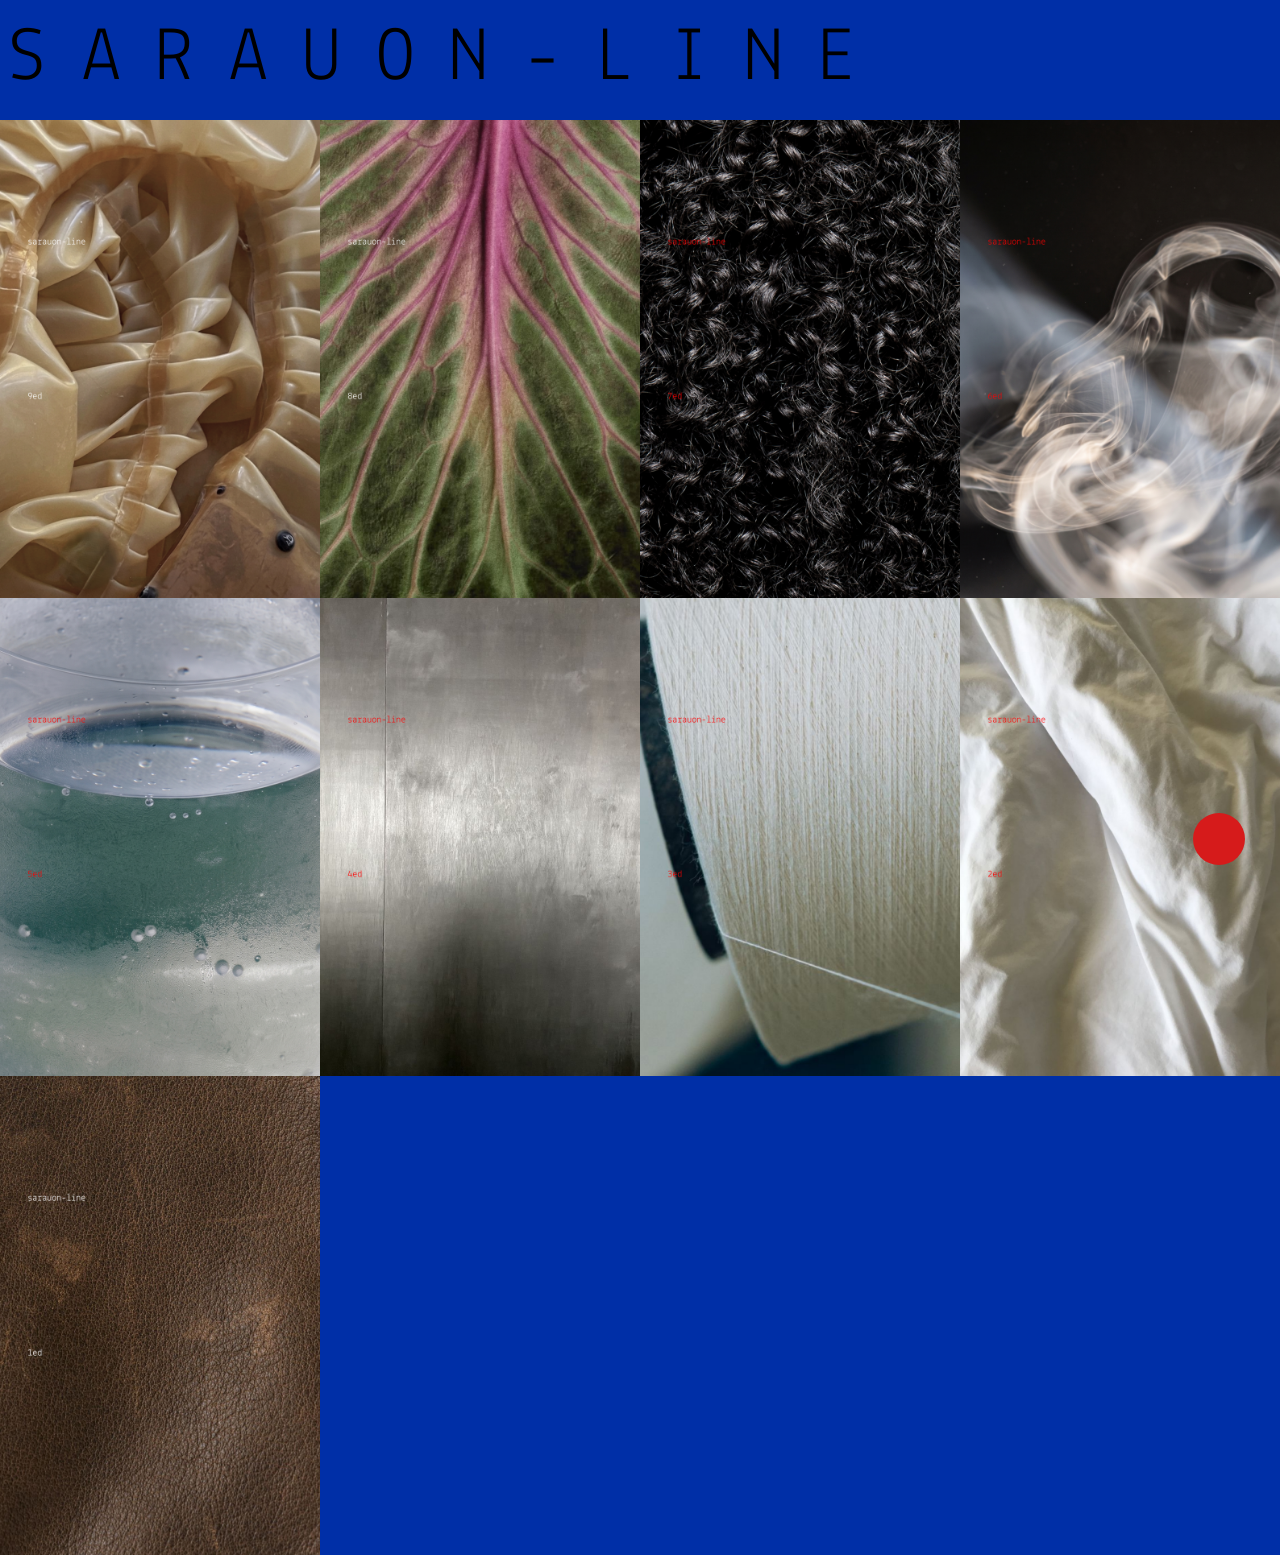
<file: index.html>
<!DOCTYPE html>
<html lang="pt-BR">
<head>
<meta charset="UTF-8">
<meta name="viewport" content="width=device-width,initial-scale=1">
<title>SARAUON-LINE</title>
<link href="https://fonts.googleapis.com/css2?family=Lekton:wght@400;700&display=swap" rel="stylesheet">
<link rel="stylesheet" href="css/style.css">
</head>
<body class="home">
<a href="index.html" class="logo">SARAUON-LINE</a>

<!-- Google Analytics 4 -->
<script async src="https://www.googletagmanager.com/gtag/js?id=G-BEC0LJ9KTW"></script>
<script>
  window.dataLayer = window.dataLayer || [];
  function gtag(){dataLayer.push(arguments);}
  gtag('js', new Date());

  gtag('config', 'G-BEC0LJ9KTW');
</script>

<div class="grid">
   <a href="pdfs.html?pdf=edicao9.pdf"><img src="assets/capa9.jpg" alt="Edição 9"></a>
  <a href="pdfs.html?pdf=edicao8.pdf"><img src="assets/capa8.jpg" alt="Edição 8"></a>
  <a href="pdfs.html?pdf=edicao7.pdf"><img src="assets/capa7.jpg" alt="Edição 7"></a>
  <a href="pdfs.html?pdf=edicao6.pdf"><img src="assets/capa6.jpg" alt="Edição 6"></a>
  <a href="pdfs.html?pdf=edicao5.pdf"><img src="assets/capa5.jpg" alt="Edição 5"></a>
  <a href="pdfs.html?pdf=edicao4.pdf"><img src="assets/capa4.jpg" alt="Edição 4"></a>
  <a href="pdfs.html?pdf=edicao3.pdf"><img src="assets/capa3.jpg" alt="Edição 3"></a>
  <a href="pdfs.html?pdf=edicao2.pdf"><img src="assets/capa2.jpg" alt="Edição 2"></a>
  <a href="pdfs.html?pdf=edicao1.pdf"><img src="assets/capa1.jpg" alt="Edição 1"></a>
  <div class="about-cell"></div>
</div>

<!-- bola vermelha: na home vai para about -->
<a href="about.html" class="red-dot" aria-label="Sobre"></a>
</body>
</html>
</file>
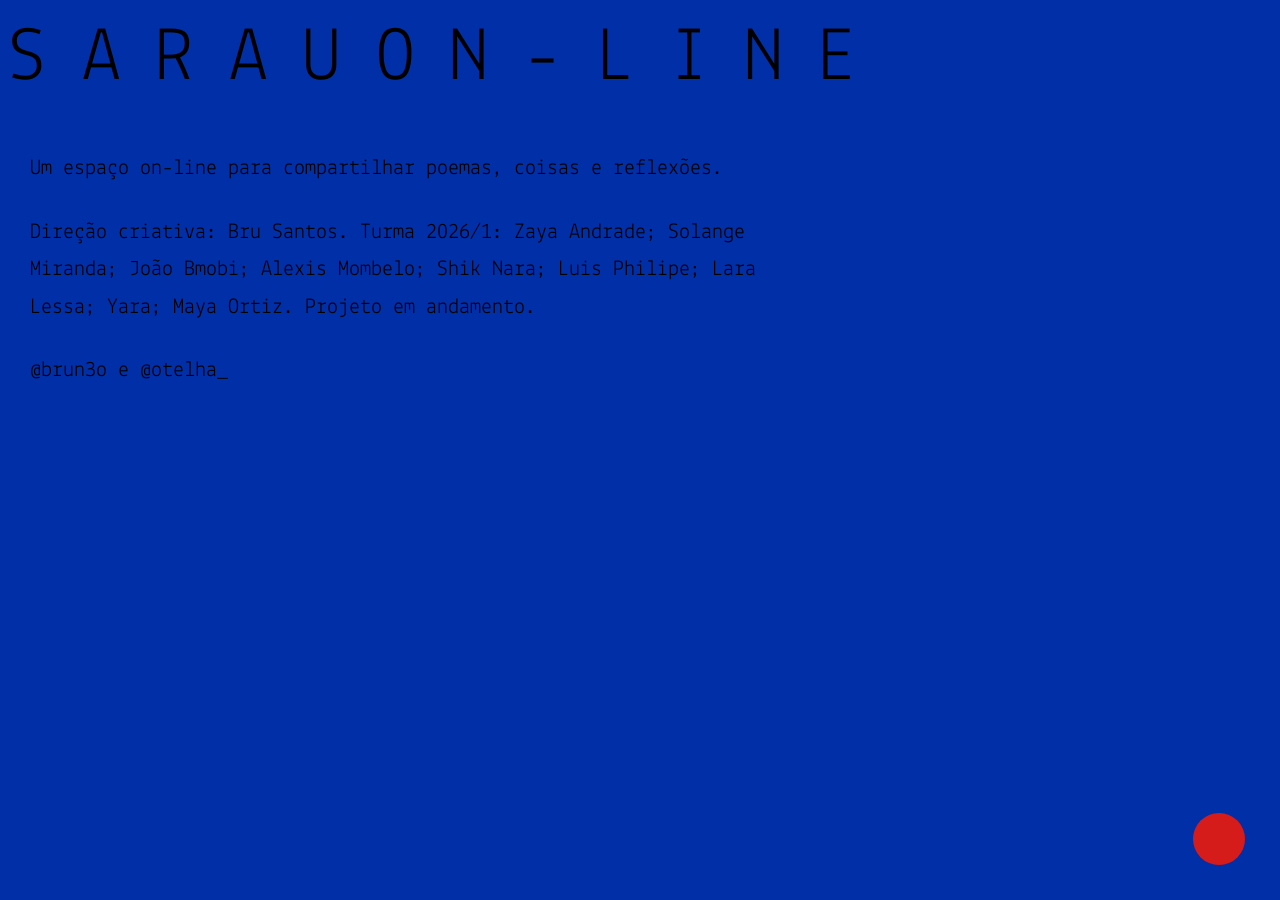
<file: about.html>
<!DOCTYPE html>
<html lang="pt-BR">
<head>
<meta charset="UTF-8">
<meta name="viewport" content="width=device-width,initial-scale=1">
<title>ABOUT — SARAUON-LINE</title>
<link href="https://fonts.googleapis.com/css2?family=Lekton:wght@400;700&display=swap" rel="stylesheet">
<link rel="stylesheet" href="css/style.css">
</head>
<body class="about">
<a href="index.html" class="logo">SARAUON-LINE</a>

<div class="about-content">
  <p>Um espaço on-line para compartilhar poemas, coisas e reflexões.</p>

  <p>
    Direção criativa: Bru Santos. Turma 2026/1: Zaya Andrade; Solange Miranda; João Bmobi; Alexis Mombelo; Shik Nara; Luis Philipe; Lara Lessa; Yara; Maya Ortiz. Projeto em andamento.
  </p>
  <p>
    <a href="https://www.instagram.com/brun3o/" target="_blank" rel="noopener noreferrer" style="color: #000; text-decoration: none;">
      @brun3o
    </a>
    e
    <a href="https://www.instagram.com/otelha_/" target="_blank" rel="noopener noreferrer" style="color: #000; text-decoration: none;">
      @otelha_
    </a>
  </p>
</div>

<!-- bola vermelha: no about vai para home -->
<a href="index.html" class="red-dot" aria-label="Início"></a>
</body>
</html>
</file>
<file: css/style.css>
/* ── RESET ── */
*{ margin:0; padding:0; box-sizing:border-box; }

body{
  font-family:'Lekton',monospace;
  background:#002fa7;
}

/* ── LOGO ── */
.logo{
  display:block;
  width:100%;
  height:120px;
  line-height:120px;
  text-decoration:none;
  color:#000;
  font-size:clamp(42px,6vw,80px);
  letter-spacing:.45em;
  white-space:nowrap;
  overflow:hidden;
  padding-left:8px;
}

/* ── HOME GRID ── */
.grid{
  display:grid;
  grid-template-columns:repeat(auto-fit, minmax(300px, 1fr));
  height:auto;
}

.grid a, .about-cell{
  display:block;
  overflow:hidden;
  width:100%;
  height:auto;
  aspect-ratio:360/538;
}

.grid img{
  width:100%; height:100%;
  object-fit:cover;
  display:block;
  transition:opacity .2s;
}

.grid a:hover img{ opacity:.85; }

/* ── ABOUT ── */
.about{ min-height:100vh; padding-bottom:100px; }

.about-content{
  padding:30px;
  max-width:800px;
  line-height:1.7;
  color:#000;
  font-size:clamp(16px,2vw,22px);
}

.about-content p{
  margin-bottom:1.2em;
}

.about-content a{
  color:#000;
  text-decoration:underline;
}

/* ── RED DOT (fixa em todas as páginas) ── */
.red-dot{
  position:fixed;
  right:35px;
  bottom:35px;
  width:52px;
  height:52px;
  border-radius:50%;
  background:#d61b1b;
  z-index:9999;
  display:block;
  transition:transform .15s, background .15s;
}

.red-dot:hover{
  transform:scale(1.1);
  background:#ff2222;
}

/* ══════════════════════════════════
   PDF PAGE
══════════════════════════════════ */
body.pdf-page{
  overflow-x:hidden;
  background:#002fa7;
}

/* ── loading ── */
#loading{
  position:fixed;
  inset:0;
  background:#002fa7;
  display:flex;
  align-items:center;
  justify-content:center;
  z-index:8000;
  font-family:'Lekton',monospace;
  font-size:clamp(22px,4vw,48px);
  letter-spacing:.35em;
  color:#000;
}

/* ── barra de controles (topo) ── */
#pdf-bar{
  position:fixed;
  top:0; left:0; right:0;
  height:52px;
  background:#002fa7;
  display:flex;
  align-items:center;
  justify-content:center;
  gap:14px;
  z-index:7000;
  border-bottom:2px solid #000;
}

#page-info{
  font-family:'Lekton',monospace;
  font-size:15px;
  letter-spacing:.12em;
  color:#000;
  min-width:70px;
  text-align:center;
}

.pdf-btn{
  background:#000;
  color:#002fa7;
  border:none;
  font-family:'Lekton',monospace;
  font-size:20px;
  font-weight:700;
  width:36px;
  height:36px;
  border-radius:50%;
  cursor:pointer;
  display:flex;
  align-items:center;
  justify-content:center;
  transition:transform .15s, opacity .15s;
  line-height:1;
}

.pdf-btn:hover:not(:disabled){ transform:scale(1.1); }
.pdf-btn:disabled{ opacity:.3; cursor:default; }

/* ── área de scroll com as páginas ── */
#viewer{
  display:none;            /* escondido até carregar */
  padding-top:68px;        /* espaço para a barra */
  padding-bottom:80px;
}

.pdf-page-wrap{
  display:flex;
  justify-content:center;
  padding:12px 16px;
}

.pdf-page-wrap canvas{
  display:block;
  box-shadow:0 4px 24px rgba(0,0,0,.5);
  background:#fff;
  max-width:100%;
}

/* ── RESPONSIVO ── */
@media(max-width:768px){
  .logo{
    font-size:clamp(22px,7vw,34px);
    letter-spacing:.18em;
    height:70px;
    line-height:70px;
  }

  .grid{
    grid-template-columns:repeat(auto-fit, minmax(160px,1fr));
    height:auto;
  }

  .grid a, .about-cell{
    width:100%;
    height:auto;
    aspect-ratio:360/538;
  }

  .red-dot{
    right:20px;
    bottom:20px;
    width:44px;
    height:44px;
  }

  #pdf-bar{ gap:10px; height:48px; }
  .pdf-btn{ width:32px; height:32px; font-size:17px; }
  #page-info{ font-size:13px; }

  .pdf-page-wrap{ padding:8px 6px; }
}

@media(max-width:480px){
  .logo{
    font-size:clamp(16px,6vw,24px);
    letter-spacing:.1em;
    height:54px;
    line-height:54px;
  }
}
</file>
